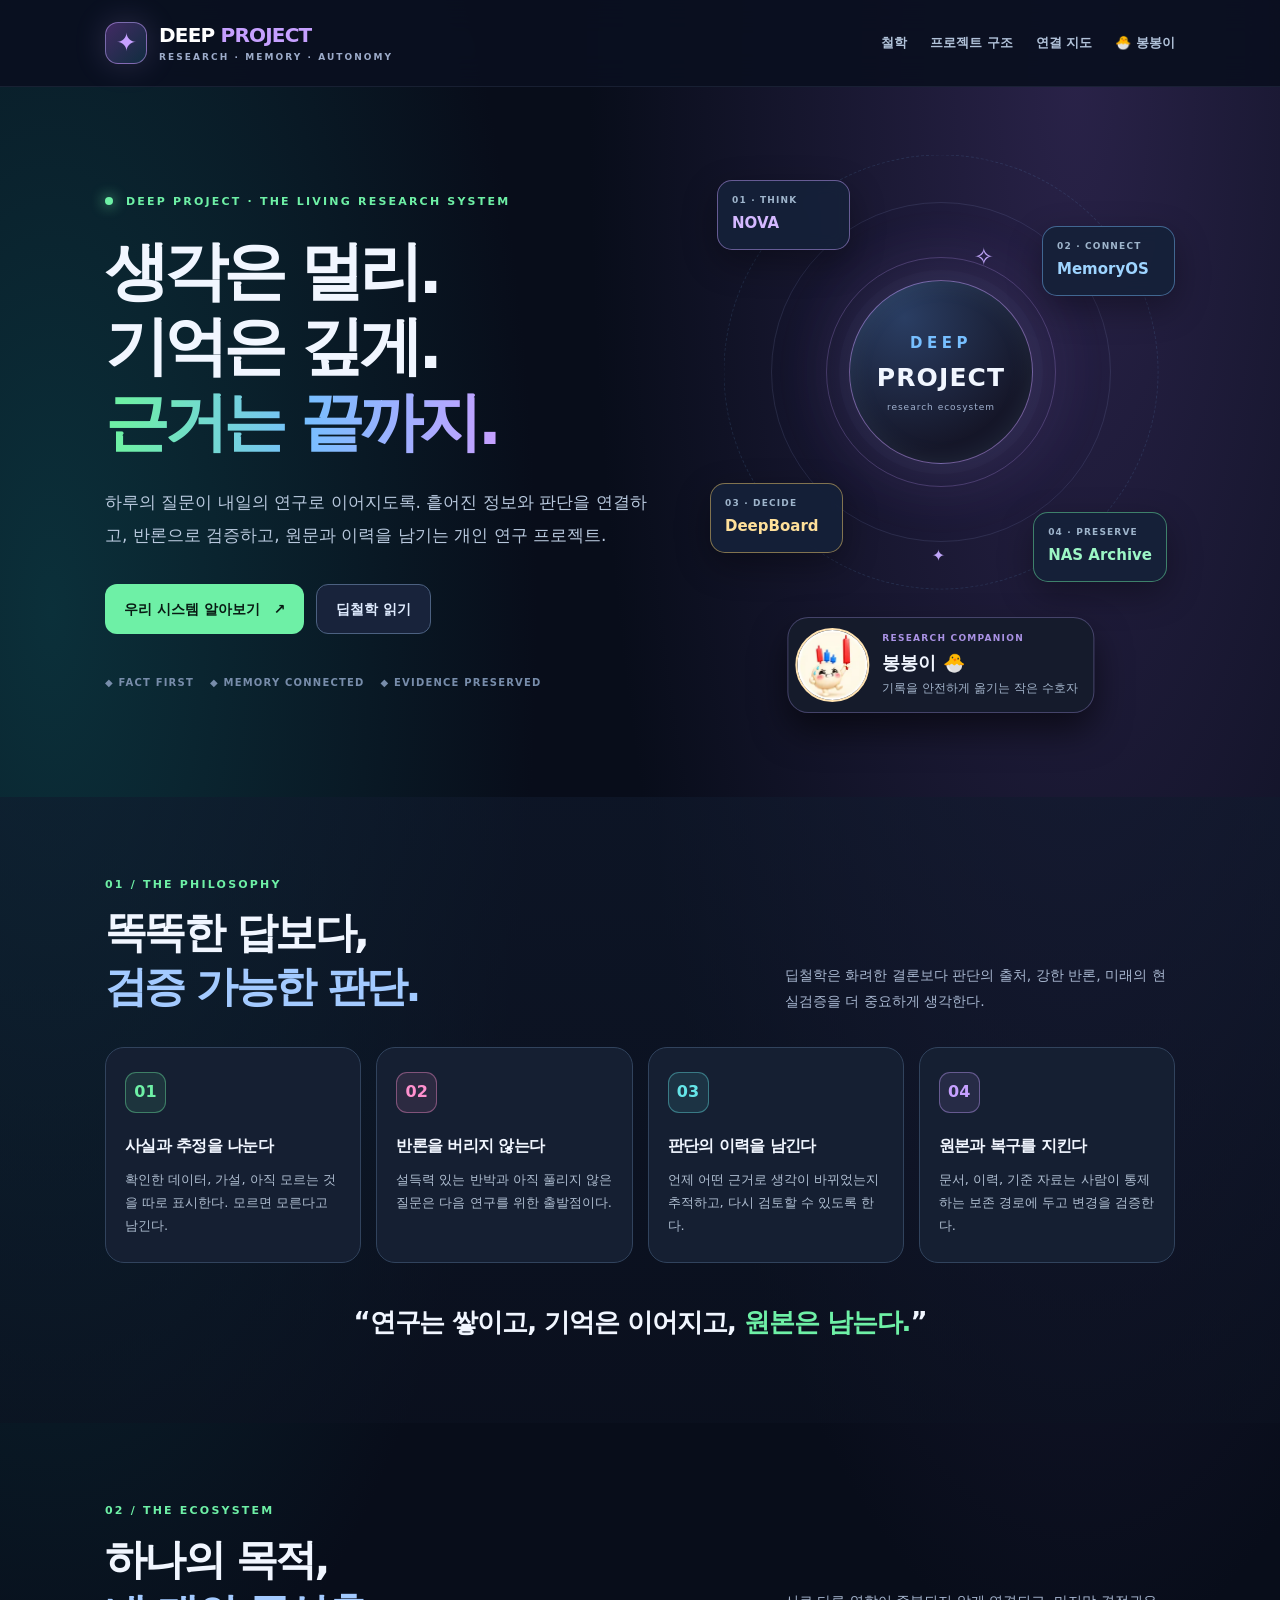
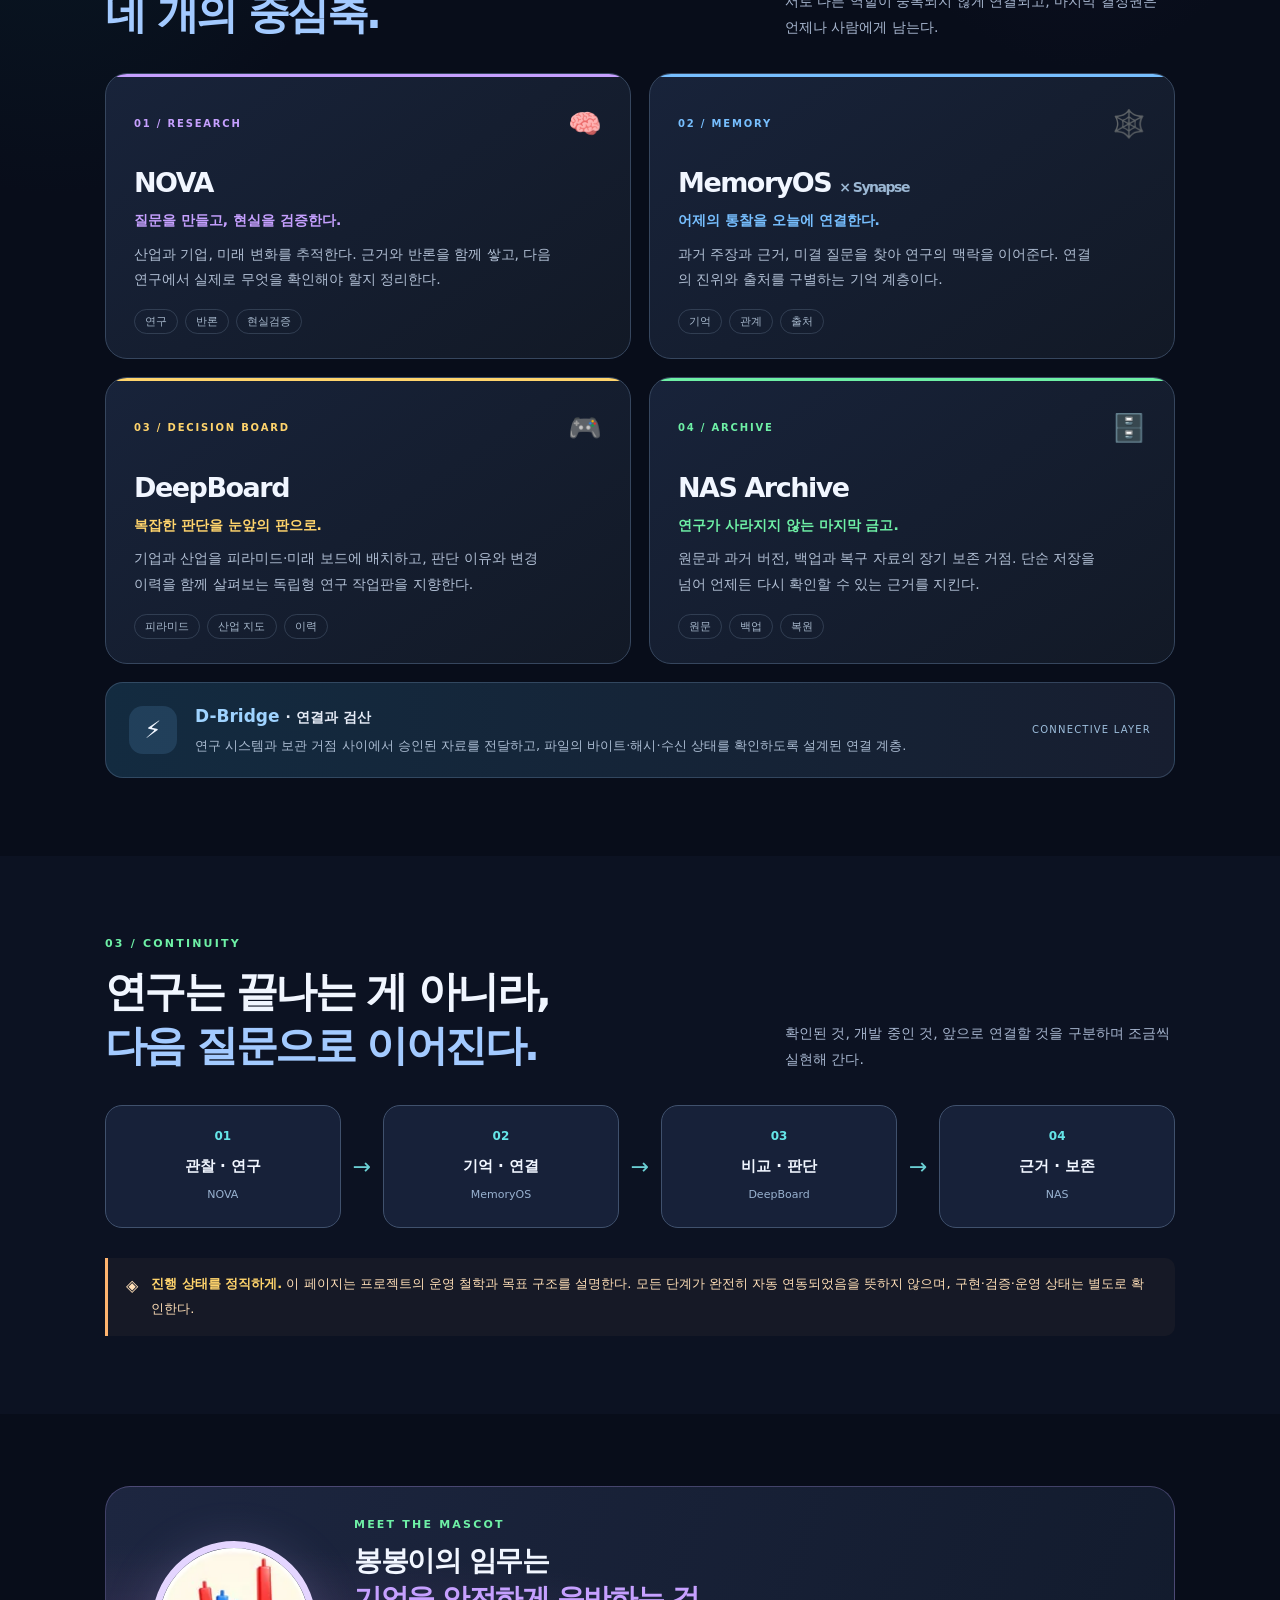
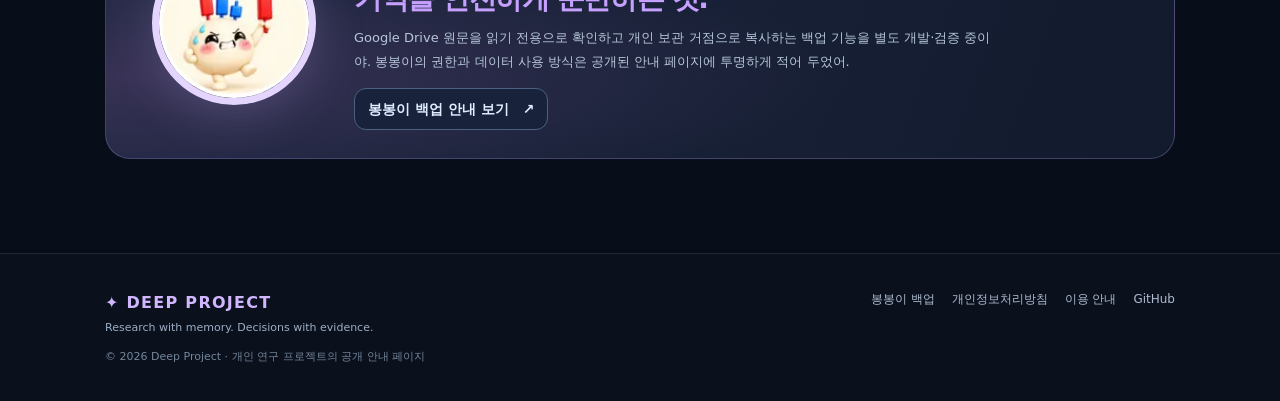
<file: index.html>
<!doctype html>
<html lang="ko">
<head>
<meta charset="utf-8"><meta name="viewport" content="width=device-width,initial-scale=1">
<meta name="theme-color" content="#080d1a">
<meta name="description" content="Deep Project. 연구는 쌓이고, 기억은 이어지고, 원본은 남는다. NOVA, MemoryOS, DeepBoard, NAS가 연결되는 개인 연구 프로젝트.">
<meta property="og:title" content="Deep Project | 연구는 쌓이고, 기억은 이어진다">
<meta property="og:description" content="관찰부터 검증, 판단과 기억, 원본 보존까지 이어지는 개인 연구 시스템.">
<meta property="og:type" content="website">
<title>Deep Project | 연구는 쌓이고, 기억은 이어진다</title>
<link rel="stylesheet" href="/styles.css">
</head>
<body class="dp">
<a class="dp-skip" href="#main">본문 바로가기</a>
<header class="dp-header"><div class="wrap dp-header-in">
<a class="dp-brand" href="/" aria-label="Deep Project 홈"><span class="dp-brand-symbol">✦</span><span>DEEP <em>PROJECT</em><small>RESEARCH · MEMORY · AUTONOMY</small></span></a>
<nav class="dp-nav" aria-label="주요 메뉴"><a href="#philosophy">철학</a><a href="#systems">프로젝트 구조</a><a href="#flow">연결 지도</a><a href="/bongbong.html">🐣 봉봉이</a></nav>
</div></header>
<main id="main">
<section class="wrap dp-hero">
<div class="dp-hero-copy">
<div class="dp-eyebrow"><span class="dp-live-dot"></span> DEEP PROJECT · THE LIVING RESEARCH SYSTEM</div>
<h1>생각은 멀리.<br>기억은 깊게.<br><span class="dp-gradient">근거는 끝까지.</span></h1>
<p class="dp-lead">하루의 질문이 내일의 연구로 이어지도록. 흩어진 정보와 판단을 연결하고, 반론으로 검증하고, 원문과 이력을 남기는 개인 연구 프로젝트.</p>
<div class="dp-buttons"><a class="dp-button-primary" href="#systems">우리 시스템 알아보기 <span aria-hidden="true">↗</span></a><a class="dp-button-secondary" href="#philosophy">딥철학 읽기</a></div>
<div class="dp-hero-meta"><span>◆ FACT FIRST</span><span>◆ MEMORY CONNECTED</span><span>◆ EVIDENCE PRESERVED</span></div>
</div>
<div class="dp-hero-visual" aria-label="NOVA, MemoryOS, DeepBoard, NAS로 구성된 연구 생태계">
<div class="dp-cosmos"><span class="dp-halo dp-halo-1"></span><span class="dp-halo dp-halo-2"></span><span class="dp-halo dp-halo-3"></span>
<div class="dp-center"><span>DEEP</span><strong>PROJECT</strong><small>research ecosystem</small></div>
<div class="dp-star dp-star-a">✧</div><div class="dp-star dp-star-b">✦</div>
<div class="dp-node dp-node-nova"><small>01 · THINK</small><strong>NOVA</strong></div>
<div class="dp-node dp-node-memory"><small>02 · CONNECT</small><strong>MemoryOS</strong></div>
<div class="dp-node dp-node-board"><small>03 · DECIDE</small><strong>DeepBoard</strong></div>
<div class="dp-node dp-node-nas"><small>04 · PRESERVE</small><strong>NAS Archive</strong></div>
</div>
<div class="dp-familiar"><img src="/assets/bongbong.webp" width="86" height="86" alt="빨간색과 파란색 캔들을 들고 웃는 봉봉이 마스코트"><div><small>RESEARCH COMPANION</small><strong>봉봉이 <span>🐣</span></strong><p>기록을 안전하게 옮기는 작은 수호자</p></div></div>
</div>
</section>
<section id="philosophy" class="dp-section dp-philosophy"><div class="wrap">
<div class="dp-section-title"><div><div class="dp-label">01 / THE PHILOSOPHY</div><h2>똑똑한 답보다,<br><span>검증 가능한 판단.</span></h2></div><p>딥철학은 화려한 결론보다 판단의 출처, 강한 반론, 미래의 현실검증을 더 중요하게 생각한다.</p></div>
<div class="dp-principles">
<article class="dp-principle"><div class="dp-p-icon" style="--accent:#6ef0a6">01</div><h3>사실과 추정을 나눈다</h3><p>확인한 데이터, 가설, 아직 모르는 것을 따로 표시한다. 모르면 모른다고 남긴다.</p></article>
<article class="dp-principle"><div class="dp-p-icon" style="--accent:#ff91cf">02</div><h3>반론을 버리지 않는다</h3><p>설득력 있는 반박과 아직 풀리지 않은 질문은 다음 연구를 위한 출발점이다.</p></article>
<article class="dp-principle"><div class="dp-p-icon" style="--accent:#65e5e8">03</div><h3>판단의 이력을 남긴다</h3><p>언제 어떤 근거로 생각이 바뀌었는지 추적하고, 다시 검토할 수 있도록 한다.</p></article>
<article class="dp-principle"><div class="dp-p-icon" style="--accent:#c6a0ff">04</div><h3>원본과 복구를 지킨다</h3><p>문서, 이력, 기준 자료는 사람이 통제하는 보존 경로에 두고 변경을 검증한다.</p></article>
</div>
<div class="dp-quote">“연구는 쌓이고, 기억은 이어지고, <span>원본은 남는다.</span>”</div>
</div></section>
<section id="systems" class="dp-section"><div class="wrap">
<div class="dp-section-title"><div><div class="dp-label">02 / THE ECOSYSTEM</div><h2>하나의 목적,<br><span>네 개의 중심축.</span></h2></div><p>서로 다른 역할이 중복되지 않게 연결되고, 마지막 결정권은 언제나 사람에게 남는다.</p></div>
<div class="dp-system-grid">
<article class="dp-system dp-nova"><div class="dp-system-top"><span class="dp-index">01 / RESEARCH</span><span class="dp-system-emoji">🧠</span></div><h3>NOVA</h3><h4>질문을 만들고, 현실을 검증한다.</h4><p>산업과 기업, 미래 변화를 추적한다. 근거와 반론을 함께 쌓고, 다음 연구에서 실제로 무엇을 확인해야 할지 정리한다.</p><div class="dp-chips"><span>연구</span><span>반론</span><span>현실검증</span></div></article>
<article class="dp-system dp-memory"><div class="dp-system-top"><span class="dp-index">02 / MEMORY</span><span class="dp-system-emoji">🕸️</span></div><h3>MemoryOS <small>× Synapse</small></h3><h4>어제의 통찰을 오늘에 연결한다.</h4><p>과거 주장과 근거, 미결 질문을 찾아 연구의 맥락을 이어준다. 연결의 진위와 출처를 구별하는 기억 계층이다.</p><div class="dp-chips"><span>기억</span><span>관계</span><span>출처</span></div></article>
<article class="dp-system dp-board"><div class="dp-system-top"><span class="dp-index">03 / DECISION BOARD</span><span class="dp-system-emoji">🎮</span></div><h3>DeepBoard</h3><h4>복잡한 판단을 눈앞의 판으로.</h4><p>기업과 산업을 피라미드·미래 보드에 배치하고, 판단 이유와 변경 이력을 함께 살펴보는 독립형 연구 작업판을 지향한다.</p><div class="dp-chips"><span>피라미드</span><span>산업 지도</span><span>이력</span></div></article>
<article class="dp-system dp-nas"><div class="dp-system-top"><span class="dp-index">04 / ARCHIVE</span><span class="dp-system-emoji">🗄️</span></div><h3>NAS Archive</h3><h4>연구가 사라지지 않는 마지막 금고.</h4><p>원문과 과거 버전, 백업과 복구 자료의 장기 보존 거점. 단순 저장을 넘어 언제든 다시 확인할 수 있는 근거를 지킨다.</p><div class="dp-chips"><span>원문</span><span>백업</span><span>복원</span></div></article>
</div>
<div class="dp-bridge"><div class="dp-bridge-visual">⚡</div><div><strong>D-Bridge <span>· 연결과 검산</span></strong><p>연구 시스템과 보관 거점 사이에서 승인된 자료를 전달하고, 파일의 바이트·해시·수신 상태를 확인하도록 설계된 연결 계층.</p></div><span class="dp-bridge-tag">CONNECTIVE LAYER</span></div>
</div></section>
<section id="flow" class="dp-section dp-flow-section"><div class="wrap">
<div class="dp-section-title"><div><div class="dp-label">03 / CONTINUITY</div><h2>연구는 끝나는 게 아니라,<br><span>다음 질문으로 이어진다.</span></h2></div><p>확인된 것, 개발 중인 것, 앞으로 연결할 것을 구분하며 조금씩 실현해 간다.</p></div>
<div class="dp-flow">
<div class="dp-flow-step"><span>01</span><strong>관찰 · 연구</strong><small>NOVA</small></div>
<div class="dp-flow-arrow" aria-hidden="true">→</div>
<div class="dp-flow-step"><span>02</span><strong>기억 · 연결</strong><small>MemoryOS</small></div>
<div class="dp-flow-arrow" aria-hidden="true">→</div>
<div class="dp-flow-step"><span>03</span><strong>비교 · 판단</strong><small>DeepBoard</small></div>
<div class="dp-flow-arrow" aria-hidden="true">→</div>
<div class="dp-flow-step"><span>04</span><strong>근거 · 보존</strong><small>NAS</small></div>
</div>
<div class="dp-disclaimer"><span aria-hidden="true">◈</span><p><strong>진행 상태를 정직하게.</strong> 이 페이지는 프로젝트의 운영 철학과 목표 구조를 설명한다. 모든 단계가 완전히 자동 연동되었음을 뜻하지 않으며, 구현·검증·운영 상태는 별도로 확인한다.</p></div>
</div></section>
<section class="dp-section dp-bongbong-section" id="bongbong"><div class="wrap"><div class="dp-bongbong-card">
<img src="/assets/bongbong.webp" width="154" height="154" alt="주식 캔들을 들고 있는 봉봉이">
<div class="dp-bongbong-copy"><div class="dp-label">MEET THE MASCOT</div><h2>봉봉이의 임무는<br><span>기억을 안전하게 운반하는 것.</span></h2><p>Google Drive 원문을 읽기 전용으로 확인하고 개인 보관 거점으로 복사하는 백업 기능을 별도 개발·검증 중이야. 봉봉이의 권한과 데이터 사용 방식은 공개된 안내 페이지에 투명하게 적어 두었어.</p><a class="dp-button-secondary" href="/bongbong.html">봉봉이 백업 안내 보기 <span aria-hidden="true">↗</span></a></div>
</div></div></section>
</main>
<footer class="dp-footer"><div class="wrap dp-footer-in"><div><strong>✦ DEEP PROJECT</strong><small>Research with memory. Decisions with evidence.</small><p>© 2026 Deep Project · 개인 연구 프로젝트의 공개 안내 페이지</p></div><div class="dp-footer-links"><a href="/bongbong.html">봉봉이 백업</a><a href="/privacy.html">개인정보처리방침</a><a href="/terms.html">이용 안내</a><a href="https://github.com/seinbm-tech/seinbm-tech.github.io">GitHub</a></div></div></footer>
</body></html>
</file>
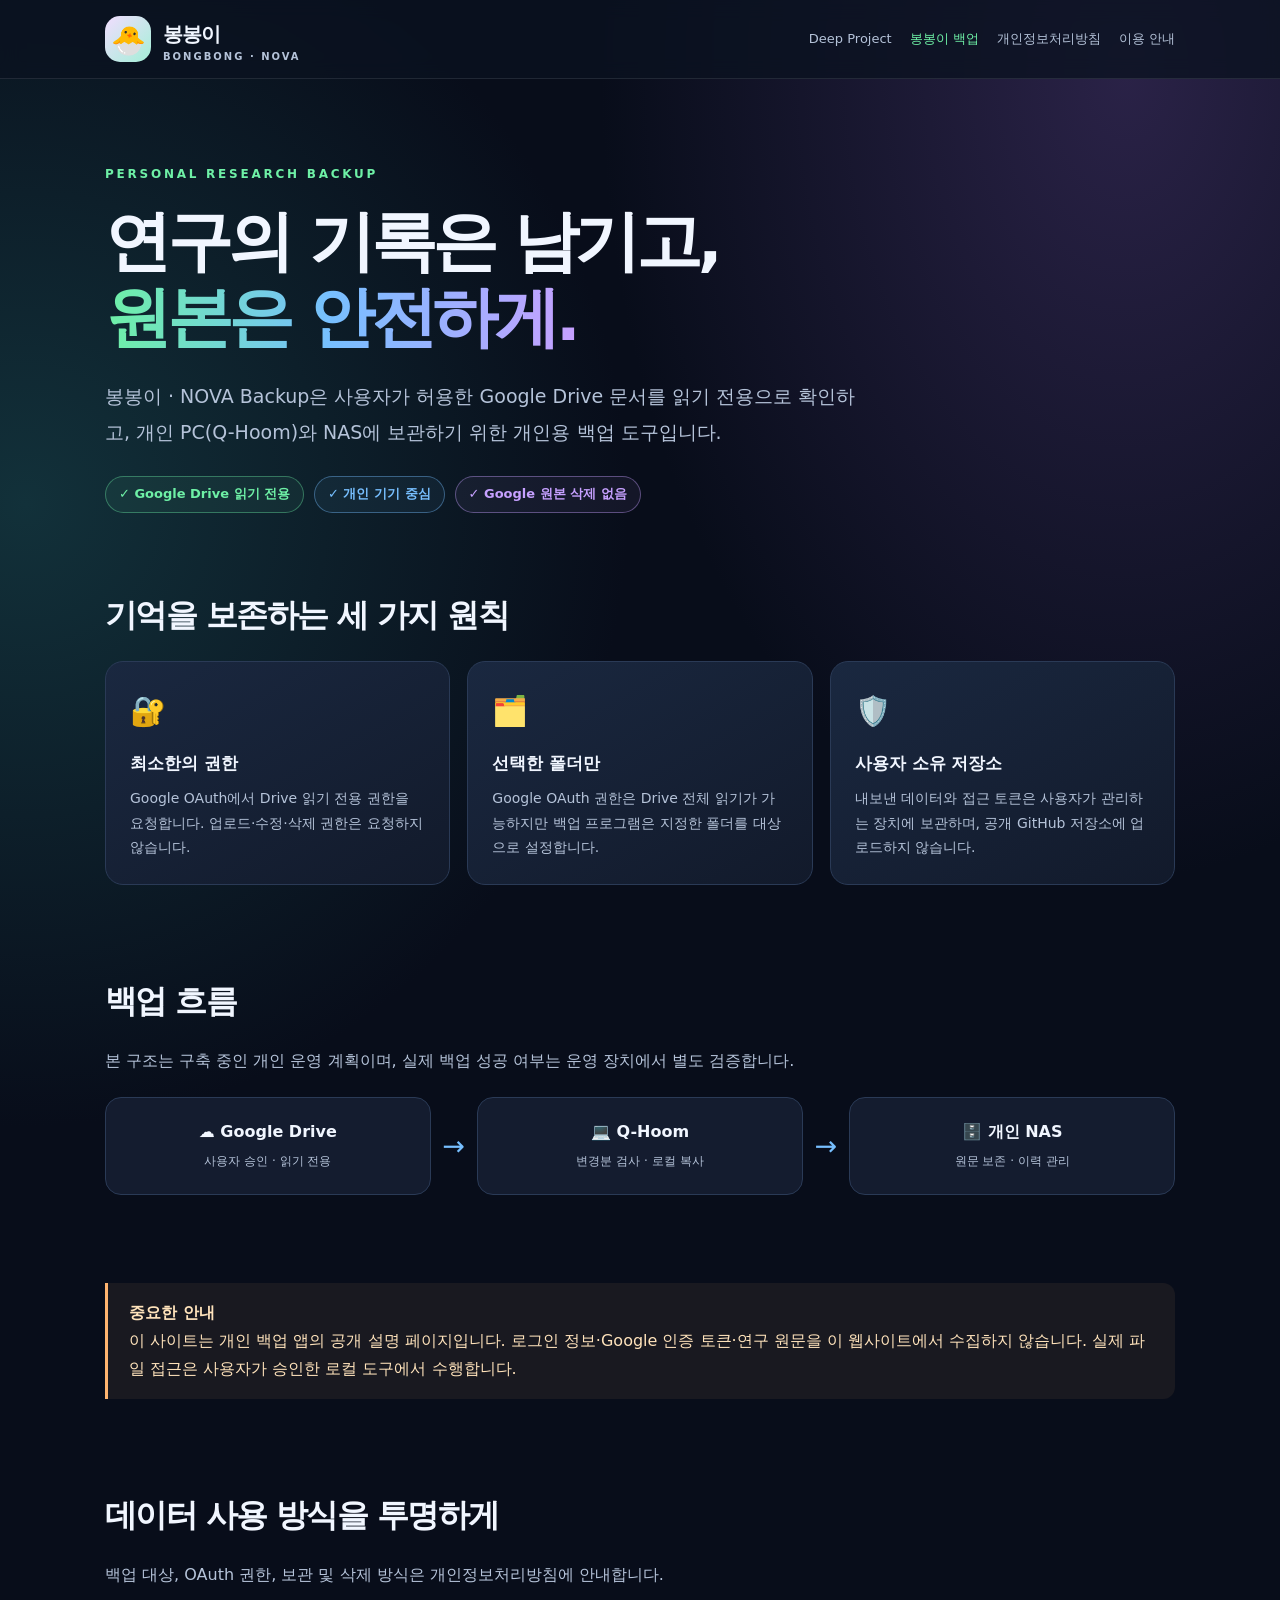
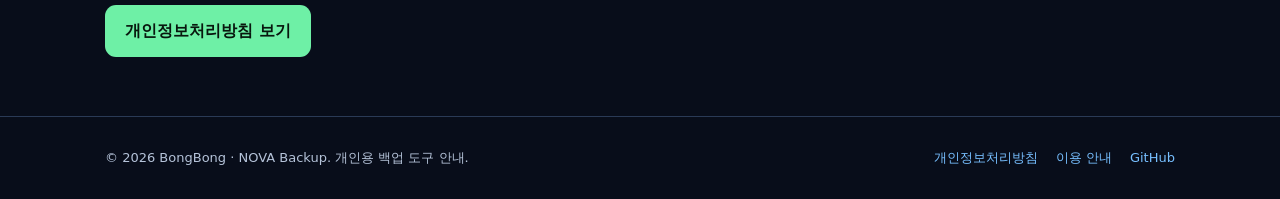
<file: bongbong.html>
<!doctype html>
<html lang="ko"><head><meta charset="utf-8"><meta name="viewport" content="width=device-width, initial-scale=1"><meta name="description" content="Google Drive의 허가된 연구 문서를 읽기 전용으로 Q-Hoom에 복사하고 NAS에 보존하는 개인용 도구 안내."><meta name="theme-color" content="#080d1a"><title>홈 | BongBong NOVA Backup</title><link rel="stylesheet" href="/styles.css"></head><body><header class="top"><div class="wrap"><a class="logo" href="/bongbong.html"><span aria-hidden="true">🐣</span><span>봉봉이 <small>BONGBONG · NOVA</small></span></a><nav class="nav" aria-label="주 메뉴"><a href="/">Deep Project</a><a href="/bongbong.html" aria-current="page">봉봉이 백업</a><a href="/privacy.html" >개인정보처리방침</a><a href="/terms.html" >이용 안내</a></nav></div></header><main><section class="wrap hero"><div class="eyebrow">PERSONAL RESEARCH BACKUP</div><h1>연구의 기록은 남기고,<br><span class="grad">원본은 안전하게.</span></h1><p class="lead">봉봉이 · NOVA Backup은 사용자가 허용한 Google Drive 문서를 읽기 전용으로 확인하고, 개인 PC(Q-Hoom)와 NAS에 보관하기 위한 개인용 백업 도구입니다.</p><div class="pills"><span class="pill">✓ Google Drive 읽기 전용</span><span class="pill">✓ 개인 기기 중심</span><span class="pill">✓ Google 원본 삭제 없음</span></div></section><section class="wrap section"><h2>기억을 보존하는 세 가지 원칙</h2><div class="cards"><div class="card"><div class="symbol">🔐</div><h3>최소한의 권한</h3><p>Google OAuth에서 Drive 읽기 전용 권한을 요청합니다. 업로드·수정·삭제 권한은 요청하지 않습니다.</p></div><div class="card"><div class="symbol">🗂️</div><h3>선택한 폴더만</h3><p>Google OAuth 권한은 Drive 전체 읽기가 가능하지만 백업 프로그램은 지정한 폴더를 대상으로 설정합니다.</p></div><div class="card"><div class="symbol">🛡️</div><h3>사용자 소유 저장소</h3><p>내보낸 데이터와 접근 토큰은 사용자가 관리하는 장치에 보관하며, 공개 GitHub 저장소에 업로드하지 않습니다.</p></div></div></section><section class="wrap section"><h2>백업 흐름</h2><p class="intro">본 구조는 구축 중인 개인 운영 계획이며, 실제 백업 성공 여부는 운영 장치에서 별도 검증합니다.</p><div class="pipeline"><div class="node"><strong>☁️ Google Drive</strong><small>사용자 승인 · 읽기 전용</small></div><span class="arr" aria-hidden="true">→</span><div class="node"><strong>💻 Q-Hoom</strong><small>변경분 검사 · 로컬 복사</small></div><span class="arr" aria-hidden="true">→</span><div class="node"><strong>🗄️ 개인 NAS</strong><small>원문 보존 · 이력 관리</small></div></div></section><section class="wrap section"><div class="notice"><strong>중요한 안내</strong><br>이 사이트는 개인 백업 앱의 공개 설명 페이지입니다. 로그인 정보·Google 인증 토큰·연구 원문을 이 웹사이트에서 수집하지 않습니다. 실제 파일 접근은 사용자가 승인한 로컬 도구에서 수행합니다.</div></section><section class="wrap section"><h2>데이터 사용 방식을 투명하게</h2><p class="intro">백업 대상, OAuth 권한, 보관 및 삭제 방식은 개인정보처리방침에 안내합니다.</p><a class="button" href="/privacy.html">개인정보처리방침 보기</a></section></main><footer class="foot"><div class="wrap"><span>© 2026 BongBong · NOVA Backup. 개인용 백업 도구 안내.</span><span><a href="/privacy.html">개인정보처리방침</a><a href="/terms.html">이용 안내</a><a href="https://github.com/seinbm-tech/seinbm-tech.github.io">GitHub</a></span></div></footer></body></html>
</file>
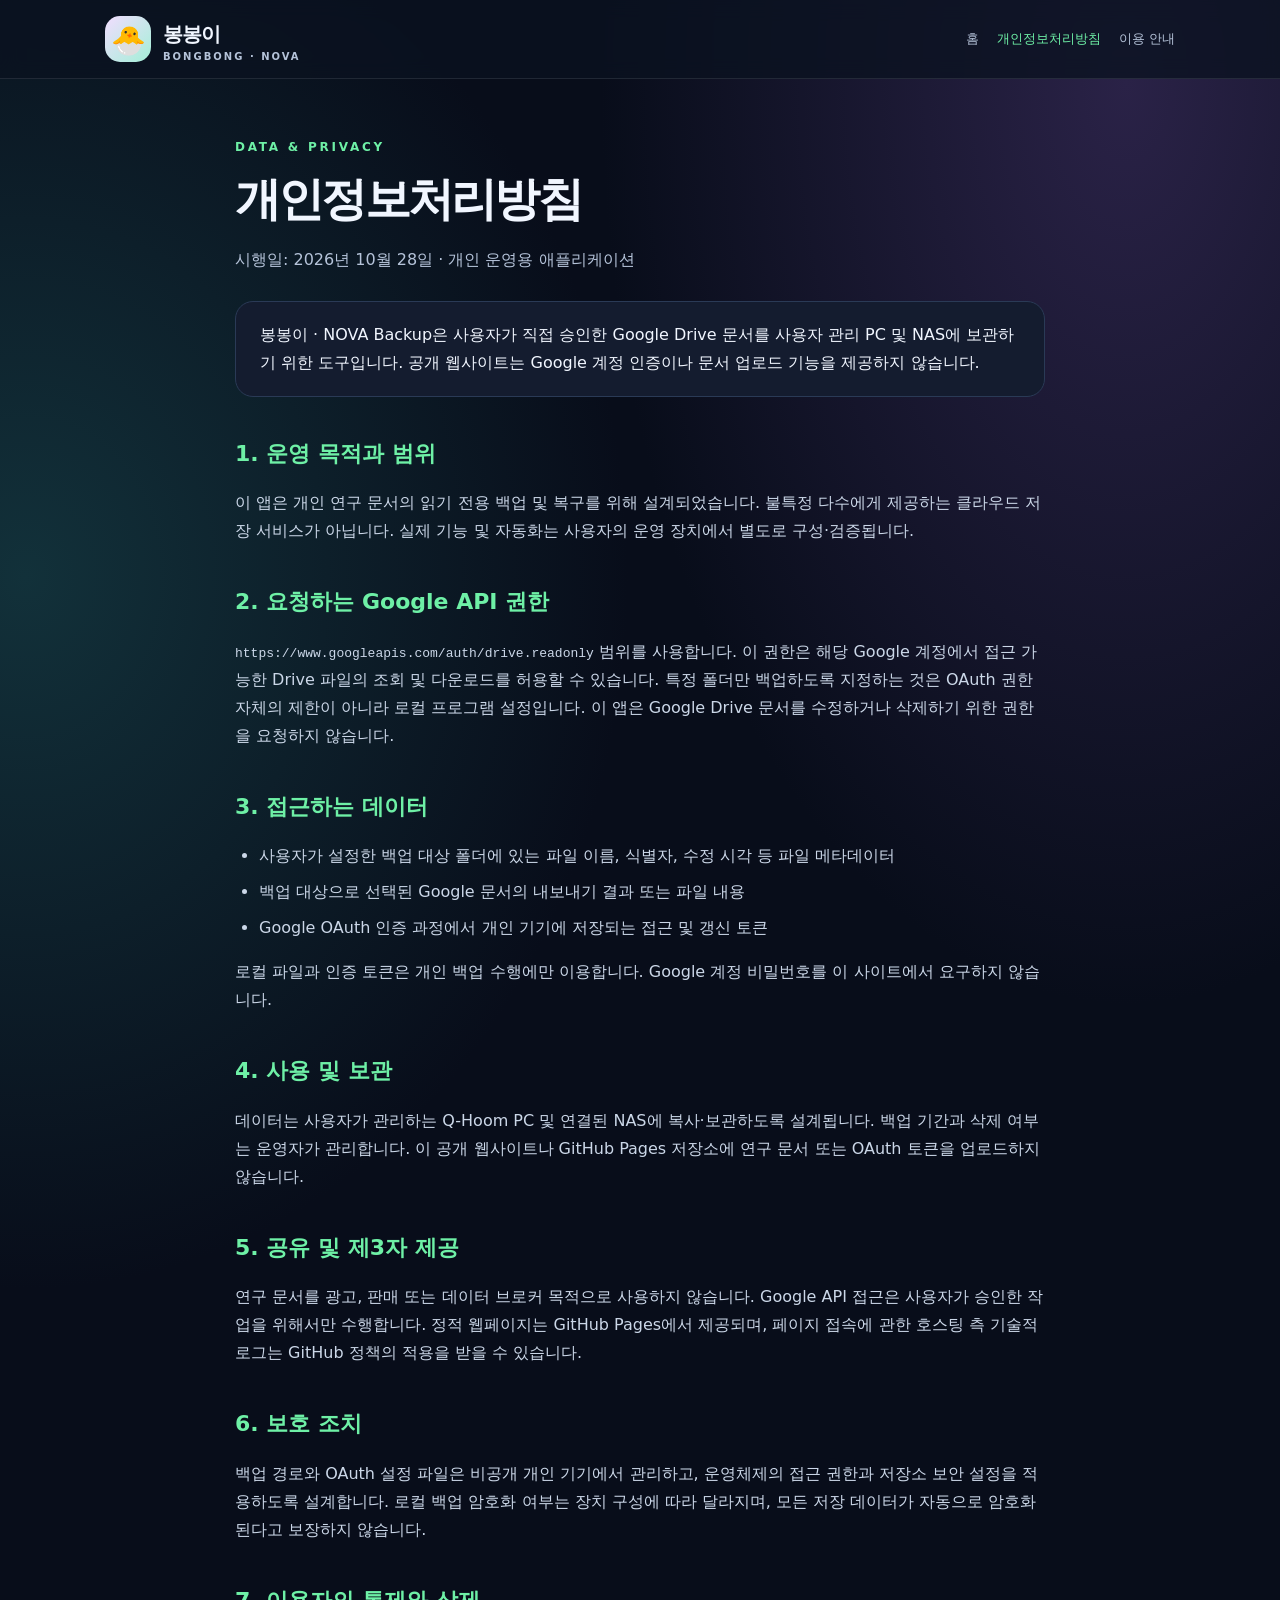
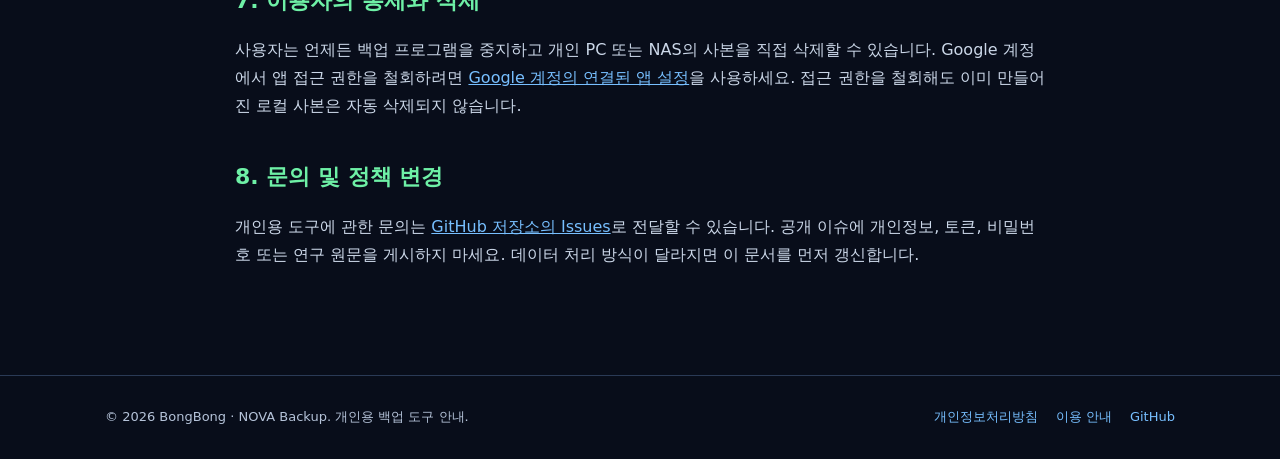
<file: privacy.html>
<!doctype html>
<html lang="ko"><head><meta charset="utf-8"><meta name="viewport" content="width=device-width, initial-scale=1"><meta name="description" content="BongBong NOVA Backup의 Google Drive 데이터 접근, 로컬 보관, 이용자 통제 및 OAuth 권한에 관한 정책입니다."><meta name="theme-color" content="#080d1a"><title>개인정보처리방침 | BongBong NOVA Backup</title><link rel="stylesheet" href="/styles.css"></head><body><header class="top"><div class="wrap"><a class="logo" href="/"><span aria-hidden="true">🐣</span><span>봉봉이 <small>BONGBONG · NOVA</small></span></a><nav class="nav" aria-label="주 메뉴"><a href="/" >홈</a><a href="/privacy.html" aria-current="page">개인정보처리방침</a><a href="/terms.html" >이용 안내</a></nav></div></header><main class="wrap article"><div class="eyebrow">DATA & PRIVACY</div><h1>개인정보처리방침</h1><p class="muted">시행일: 2026년 10월 28일 · 개인 운영용 애플리케이션</p><div class="summary">봉봉이 · NOVA Backup은 사용자가 직접 승인한 Google Drive 문서를 사용자 관리 PC 및 NAS에 보관하기 위한 도구입니다. 공개 웹사이트는 Google 계정 인증이나 문서 업로드 기능을 제공하지 않습니다.</div><h2>1. 운영 목적과 범위</h2><p>이 앱은 개인 연구 문서의 읽기 전용 백업 및 복구를 위해 설계되었습니다. 불특정 다수에게 제공하는 클라우드 저장 서비스가 아닙니다. 실제 기능 및 자동화는 사용자의 운영 장치에서 별도로 구성·검증됩니다.</p><h2>2. 요청하는 Google API 권한</h2><p><code>https://www.googleapis.com/auth/drive.readonly</code> 범위를 사용합니다. 이 권한은 해당 Google 계정에서 접근 가능한 Drive 파일의 조회 및 다운로드를 허용할 수 있습니다. 특정 폴더만 백업하도록 지정하는 것은 OAuth 권한 자체의 제한이 아니라 로컬 프로그램 설정입니다. 이 앱은 Google Drive 문서를 수정하거나 삭제하기 위한 권한을 요청하지 않습니다.</p><h2>3. 접근하는 데이터</h2><ul><li>사용자가 설정한 백업 대상 폴더에 있는 파일 이름, 식별자, 수정 시각 등 파일 메타데이터</li><li>백업 대상으로 선택된 Google 문서의 내보내기 결과 또는 파일 내용</li><li>Google OAuth 인증 과정에서 개인 기기에 저장되는 접근 및 갱신 토큰</li></ul><p>로컬 파일과 인증 토큰은 개인 백업 수행에만 이용합니다. Google 계정 비밀번호를 이 사이트에서 요구하지 않습니다.</p><h2>4. 사용 및 보관</h2><p>데이터는 사용자가 관리하는 Q-Hoom PC 및 연결된 NAS에 복사·보관하도록 설계됩니다. 백업 기간과 삭제 여부는 운영자가 관리합니다. 이 공개 웹사이트나 GitHub Pages 저장소에 연구 문서 또는 OAuth 토큰을 업로드하지 않습니다.</p><h2>5. 공유 및 제3자 제공</h2><p>연구 문서를 광고, 판매 또는 데이터 브로커 목적으로 사용하지 않습니다. Google API 접근은 사용자가 승인한 작업을 위해서만 수행합니다. 정적 웹페이지는 GitHub Pages에서 제공되며, 페이지 접속에 관한 호스팅 측 기술적 로그는 GitHub 정책의 적용을 받을 수 있습니다.</p><h2>6. 보호 조치</h2><p>백업 경로와 OAuth 설정 파일은 비공개 개인 기기에서 관리하고, 운영체제의 접근 권한과 저장소 보안 설정을 적용하도록 설계합니다. 로컬 백업 암호화 여부는 장치 구성에 따라 달라지며, 모든 저장 데이터가 자동으로 암호화된다고 보장하지 않습니다.</p><h2>7. 이용자의 통제와 삭제</h2><p>사용자는 언제든 백업 프로그램을 중지하고 개인 PC 또는 NAS의 사본을 직접 삭제할 수 있습니다. Google 계정에서 앱 접근 권한을 철회하려면 <a href="https://myaccount.google.com/connections">Google 계정의 연결된 앱 설정</a>을 사용하세요. 접근 권한을 철회해도 이미 만들어진 로컬 사본은 자동 삭제되지 않습니다.</p><h2>8. 문의 및 정책 변경</h2><p>개인용 도구에 관한 문의는 <a href="https://github.com/seinbm-tech/seinbm-tech.github.io/issues">GitHub 저장소의 Issues</a>로 전달할 수 있습니다. 공개 이슈에 개인정보, 토큰, 비밀번호 또는 연구 원문을 게시하지 마세요. 데이터 처리 방식이 달라지면 이 문서를 먼저 갱신합니다.</p></main><footer class="foot"><div class="wrap"><span>© 2026 BongBong · NOVA Backup. 개인용 백업 도구 안내.</span><span><a href="/privacy.html">개인정보처리방침</a><a href="/terms.html">이용 안내</a><a href="https://github.com/seinbm-tech/seinbm-tech.github.io">GitHub</a></span></div></footer></body></html>
</file>
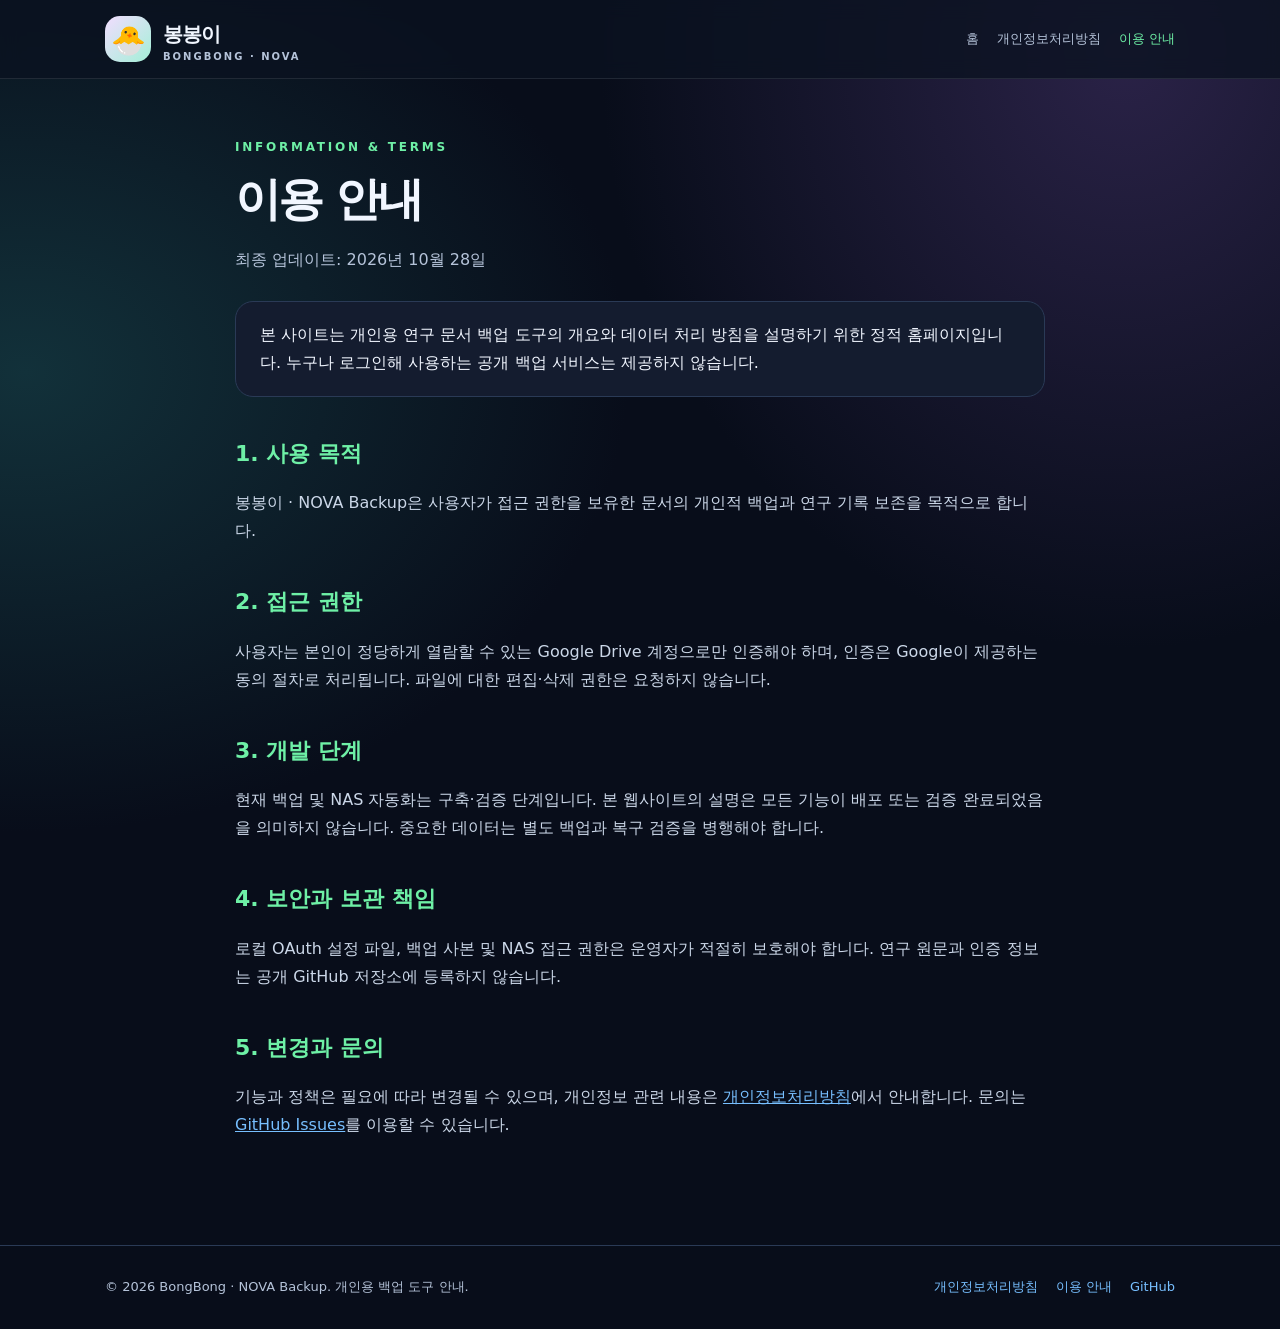
<file: terms.html>
<!doctype html>
<html lang="ko"><head><meta charset="utf-8"><meta name="viewport" content="width=device-width, initial-scale=1"><meta name="description" content="BongBong NOVA Backup 개인용 도구의 목적, 한계, 보안 및 책임에 관한 안내입니다."><meta name="theme-color" content="#080d1a"><title>이용 안내 | BongBong NOVA Backup</title><link rel="stylesheet" href="/styles.css"></head><body><header class="top"><div class="wrap"><a class="logo" href="/"><span aria-hidden="true">🐣</span><span>봉봉이 <small>BONGBONG · NOVA</small></span></a><nav class="nav" aria-label="주 메뉴"><a href="/" >홈</a><a href="/privacy.html" >개인정보처리방침</a><a href="/terms.html" aria-current="page">이용 안내</a></nav></div></header><main class="wrap article"><div class="eyebrow">INFORMATION & TERMS</div><h1>이용 안내</h1><p class="muted">최종 업데이트: 2026년 10월 28일</p><div class="summary">본 사이트는 개인용 연구 문서 백업 도구의 개요와 데이터 처리 방침을 설명하기 위한 정적 홈페이지입니다. 누구나 로그인해 사용하는 공개 백업 서비스는 제공하지 않습니다.</div><h2>1. 사용 목적</h2><p>봉봉이 · NOVA Backup은 사용자가 접근 권한을 보유한 문서의 개인적 백업과 연구 기록 보존을 목적으로 합니다.</p><h2>2. 접근 권한</h2><p>사용자는 본인이 정당하게 열람할 수 있는 Google Drive 계정으로만 인증해야 하며, 인증은 Google이 제공하는 동의 절차로 처리됩니다. 파일에 대한 편집·삭제 권한은 요청하지 않습니다.</p><h2>3. 개발 단계</h2><p>현재 백업 및 NAS 자동화는 구축·검증 단계입니다. 본 웹사이트의 설명은 모든 기능이 배포 또는 검증 완료되었음을 의미하지 않습니다. 중요한 데이터는 별도 백업과 복구 검증을 병행해야 합니다.</p><h2>4. 보안과 보관 책임</h2><p>로컬 OAuth 설정 파일, 백업 사본 및 NAS 접근 권한은 운영자가 적절히 보호해야 합니다. 연구 원문과 인증 정보는 공개 GitHub 저장소에 등록하지 않습니다.</p><h2>5. 변경과 문의</h2><p>기능과 정책은 필요에 따라 변경될 수 있으며, 개인정보 관련 내용은 <a href="/privacy.html">개인정보처리방침</a>에서 안내합니다. 문의는 <a href="https://github.com/seinbm-tech/seinbm-tech.github.io/issues">GitHub Issues</a>를 이용할 수 있습니다.</p></main><footer class="foot"><div class="wrap"><span>© 2026 BongBong · NOVA Backup. 개인용 백업 도구 안내.</span><span><a href="/privacy.html">개인정보처리방침</a><a href="/terms.html">이용 안내</a><a href="https://github.com/seinbm-tech/seinbm-tech.github.io">GitHub</a></span></div></footer></body></html>
</file>
<file: styles.css>
:root{color-scheme:dark;--bg:#080d1a;--panel:#141c2f;--line:#2a3a56;--fg:#f1f6ff;--muted:#b5c3d9;--mint:#6ef0a6;--sky:#77bfff;--violet:#c6a0ff;--orange:#ffb46f;--pink:#ff8195}
*{box-sizing:border-box}html{scroll-behavior:smooth}body{margin:0;background:radial-gradient(ellipse at 88% 4%,#2a2247 0,transparent 33%),radial-gradient(ellipse at 2% 28%,#12313a 0,transparent 34%),var(--bg);color:var(--fg);font-family:system-ui,-apple-system,"Segoe UI","Malgun Gothic",sans-serif;line-height:1.75}a{color:var(--sky)}a:hover{color:var(--mint)}.wrap{width:min(1070px,calc(100% - 40px));margin:0 auto}.top{border-bottom:1px solid #ffffff18;background:#0b1220c7;backdrop-filter:blur(10px)}.top .wrap{display:flex;justify-content:space-between;align-items:center;gap:20px;padding-top:16px;padding-bottom:16px}.logo{display:flex;align-items:center;gap:12px;color:var(--fg);text-decoration:none;font-weight:850;font-size:20px;letter-spacing:-.05em}.logo:hover{color:var(--fg)}.logo span:first-child{height:46px;width:46px;display:grid;place-items:center;background:linear-gradient(135deg,#f2ddff,#a3efd7);border-radius:15px;font-size:28px}.logo small{display:block;color:var(--muted);font-size:10px;letter-spacing:.2em;line-height:1;font-weight:650}.nav{display:flex;gap:18px;flex-wrap:wrap}.nav a{text-decoration:none;color:var(--muted);font-size:13px}.nav a:hover,.nav a[aria-current=page]{color:var(--mint)}.hero{padding:85px 0 45px}.eyebrow{font-weight:850;font-size:12px;color:var(--mint);letter-spacing:.23em}.hero h1{font-size:clamp(34px,6vw,66px);line-height:1.15;letter-spacing:-.065em;margin:19px 0 22px;max-width:830px}.grad{background:linear-gradient(90deg,var(--mint),var(--sky) 48%,var(--violet));-webkit-background-clip:text;background-clip:text;color:transparent}.lead{font-size:19px;color:var(--muted);max-width:770px;line-height:1.9}.pills{display:flex;gap:10px;flex-wrap:wrap;margin-top:26px}.pill{border-radius:99px;border:1px solid #6ef0a660;color:var(--mint);padding:6px 13px;font-size:13px;font-weight:700;background:#6ef0a610}.pill:nth-child(2){color:var(--sky);border-color:#77bfff66;background:#77bfff10}.pill:nth-child(3){color:var(--violet);border-color:#c6a0ff66;background:#c6a0ff10}.section{padding:29px 0 59px}.section h2{margin:0 0 18px;font-size:clamp(24px,3.6vw,32px);letter-spacing:-.05em}.section .intro{color:var(--muted)}.cards{display:grid;grid-template-columns:repeat(3,minmax(0,1fr));gap:17px}.card{border:1px solid var(--line);border-radius:18px;background:linear-gradient(150deg,#1a2840,#121a2b);padding:24px}.symbol{font-size:29px}.card h3{font-size:17px;margin:13px 0 7px}.card p{font-size:14px;color:var(--muted);margin:0}.pipeline{display:grid;grid-template-columns:1fr auto 1fr auto 1fr;align-items:center;gap:12px;margin-top:22px}.node{border-radius:16px;border:1px solid var(--line);background:var(--panel);text-align:center;padding:20px 9px}.node strong{display:block}.node small{color:var(--muted);font-size:12px}.arr{font-size:27px;color:var(--sky)}.notice{border-left:3px solid var(--orange);border-radius:0 12px 12px 0;background:#ffb46f12;padding:16px 21px;color:#ffe3bb}.note{color:var(--muted);font-size:14px}.button{display:inline-block;padding:12px 20px;background:var(--mint);color:#08170e;border-radius:11px;text-decoration:none;font-weight:850}.button:hover{color:#08170e;filter:brightness(1.08)}.article{max-width:810px;padding:58px 0 90px}.article h1{font-size:clamp(30px,5vw,46px);letter-spacing:-.06em;margin:12px 0 0;line-height:1.3}.article h2{color:var(--mint);margin:38px 0 10px;font-size:22px}.article p,.article li{color:#cbd7e8}.article li{margin:8px 0}.article ul{padding-left:24px}.article .summary{border:1px solid var(--line);border-radius:18px;background:var(--panel);padding:19px 24px;margin-top:27px;color:var(--fg)}.article .muted{color:var(--muted)}.foot{border-top:1px solid var(--line);padding:30px 0;color:var(--muted);font-size:13px}.foot .wrap{display:flex;justify-content:space-between;gap:15px;flex-wrap:wrap}.foot a{margin-right:18px;text-decoration:none}.foot a:last-child{margin-right:0}@media(max-width:730px){.top .wrap{align-items:flex-start;flex-direction:column}.hero{padding:56px 0 30px}.cards{grid-template-columns:1fr}.pipeline{grid-template-columns:1fr}.arr{transform:rotate(90deg);text-align:center}.article{padding:45px 0 70px}}

/* Deep Project portal: isolated styles keep the OAuth backup pages unchanged */
body.dp{background:radial-gradient(ellipse at 84% 2%,#292248 0%,transparent 32%),radial-gradient(ellipse at 4% 17%,#0b303a 0%,transparent 28%),#080d1a;color:#f1f6ff}
.dp *{box-sizing:border-box}.dp-skip{position:absolute;left:-200vw;top:8px}.dp-skip:focus{left:12px;z-index:20;padding:8px;background:#6ef0a6;color:#0b1721}
.dp-header{position:sticky;z-index:20;top:0;background:#0a1020ed;border-bottom:1px solid #b4d0fa16;backdrop-filter:blur(16px)}
.dp-header-in{display:flex;align-items:center;justify-content:space-between;gap:20px;min-height:86px}
.dp-brand{display:flex;align-items:center;gap:12px;text-decoration:none;color:#fff;font-weight:850;font-size:20px;letter-spacing:-.04em;line-height:1.1}.dp-brand:hover{color:#fff}
.dp-brand-symbol{display:grid;place-items:center;width:42px;height:42px;border:1px solid #c6a0ff8a;background:linear-gradient(135deg,#422b64,#102d3f);border-radius:13px;color:#c6a0ff;font-size:25px;box-shadow:0 0 32px #c6a0ff30}.dp-brand em{font-style:normal;color:#c6a0ff}.dp-brand small{display:block;color:#9dacca;font-size:9px;letter-spacing:.23em;margin-top:7px;font-weight:700}
.dp-nav{display:flex;gap:23px;flex-wrap:wrap}.dp-nav a{font-size:13px;color:#b1c2d9;text-decoration:none;font-weight:680}.dp-nav a:hover{color:#6ef0a6}
.dp-hero{min-height:660px;padding-top:80px;padding-bottom:80px;display:grid;grid-template-columns:minmax(0,1.1fr) minmax(340px,.9fr);align-items:center;gap:30px}
.dp-eyebrow,.dp-label{font-size:11px;letter-spacing:.2em;font-weight:850;color:#6ef0a6}.dp-live-dot{display:inline-block;width:8px;height:8px;margin-right:7px;background:#6ef0a6;border-radius:50%;box-shadow:0 0 14px #6ef0a6}
.dp-hero h1{font-size:clamp(43px,5vw,65px);line-height:1.18;letter-spacing:-.075em;margin:22px 0 26px;font-weight:850}.dp-gradient{background:linear-gradient(92deg,#6ef0a6 5%,#77bfff 51%,#c6a0ff);background-clip:text;-webkit-background-clip:text;color:transparent}
.dp-lead{color:#b8c8dd;line-height:1.95;font-size:17px;max-width:545px}.dp-buttons{display:flex;gap:12px;flex-wrap:wrap;margin-top:31px}
.dp-button-primary,.dp-button-secondary{display:inline-flex;gap:14px;align-items:center;justify-content:center;text-decoration:none;padding:12px 19px;border-radius:12px;font-size:14px;font-weight:800;transition:transform .2s}.dp-button-primary{background:#6ef0a6;color:#081a13}.dp-button-primary:hover{color:#081a13;transform:translateY(-2px)}.dp-button-secondary{background:#18233b;border:1px solid #4c6181;color:#e0ecff}.dp-button-secondary:hover{color:#fff;transform:translateY(-2px);border-color:#77bfff}
.dp-hero-meta{display:flex;gap:16px;flex-wrap:wrap;margin-top:40px;font-size:10px;letter-spacing:.12em;font-weight:750;color:#788dab}
.dp-hero-visual{position:relative;min-height:550px}.dp-cosmos{height:440px;position:relative;margin-top:3px}.dp-halo{position:absolute;left:50%;top:46%;transform:translate(-50%,-50%);border-radius:50%;border:1px solid #a0afe622}.dp-halo-1{width:230px;height:230px;border-color:#c6a0ff3d;box-shadow:0 0 70px #684d9c0e}.dp-halo-2{width:340px;height:340px}.dp-halo-3{width:435px;height:435px;border-style:dashed;border-color:#77bfff20}
.dp-center{position:absolute;left:50%;top:46%;transform:translate(-50%,-50%);width:184px;height:184px;border-radius:50%;background:radial-gradient(circle at 30% 20%,#2a3e63,#151628 70%);box-shadow:0 0 0 10px #a8c5ff06,0 0 85px #a68bfe2f,inset 0 0 24px #90d4f219;border:1px solid #c6a0ff82;display:flex;flex-direction:column;align-items:center;justify-content:center;text-align:center}.dp-center span{font-size:15px;letter-spacing:.3em;color:#77bfff;font-weight:750}.dp-center strong{font-size:25px;letter-spacing:.045em}.dp-center small{font-size:9px;letter-spacing:.11em;color:#9fb0ce}
.dp-node{position:absolute;z-index:1;min-width:133px;padding:12px 14px;border-radius:15px;background:#152139ea;border:1px solid #5871936b;box-shadow:0 12px 35px #0005;backdrop-filter:blur(8px)}.dp-node small{display:block;font-size:9px;letter-spacing:.13em;color:#9fb5cc;font-weight:760}.dp-node strong{font-size:15px}.dp-node-nova{top:10px;left:10px;border-color:#c6a0ff77}.dp-node-nova strong{color:#d4b8ff}.dp-node-memory{top:56px;right:0;border-color:#77bfff72}.dp-node-memory strong{color:#9ed4ff}.dp-node-board{bottom:57px;left:3px;border-color:#ffd46c77}.dp-node-board strong{color:#ffe09a}.dp-node-nas{bottom:28px;right:8px;border-color:#6ef0a677}.dp-node-nas strong{color:#9cf6c5}.dp-star{position:absolute;color:#bfa5f8}.dp-star-a{top:15%;left:57%;font-size:24px}.dp-star-b{bottom:9%;left:48%;font-size:16px}
.dp-familiar{position:absolute;z-index:2;bottom:4px;left:50%;transform:translateX(-50%);display:flex;gap:13px;align-items:center;width:max-content;max-width:95%;padding:10px 16px 10px 7px;border:1px solid #b3a3f84d;border-radius:21px;background:#161c2cf0;box-shadow:0 18px 35px #0008}.dp-familiar img{width:74px;height:74px;object-fit:cover;border-radius:50%;border:2px solid #ffe3b2}.dp-familiar small{display:block;color:#aa92e5;font-size:9px;letter-spacing:.14em;font-weight:800}.dp-familiar strong{display:block;font-size:18px}.dp-familiar p{margin:0;font-size:12px;color:#a3b4cb}
.dp-section{padding:78px 0}.dp-section-title{display:flex;align-items:end;justify-content:space-between;gap:30px;margin-bottom:32px}.dp-section-title h2{margin:12px 0 0;line-height:1.29;letter-spacing:-.06em;font-size:clamp(29px,4vw,42px)}.dp-section-title h2 span{color:#a3caff}.dp-section-title>p{max-width:390px;font-size:14px;color:#a7b6cf;line-height:1.85;margin:0}
.dp-philosophy{background:linear-gradient(180deg,#101a2d99,#0c122188)}.dp-principles{display:grid;grid-template-columns:repeat(4,minmax(0,1fr));gap:15px}.dp-principle{background:#151f32;border:1px solid #31435d;border-radius:19px;padding:24px 19px}.dp-p-icon{display:grid;place-items:center;width:41px;height:41px;border-radius:11px;background:color-mix(in srgb,var(--accent) 10%,transparent);border:1px solid color-mix(in srgb,var(--accent) 40%,transparent);color:var(--accent);font-weight:850}.dp-principle h3{font-size:16px;letter-spacing:-.04em;margin:19px 0 8px}.dp-principle p{font-size:13px;color:#afbed1;line-height:1.8;margin:0}.dp-quote{text-align:center;padding:37px 10px 0;font-size:clamp(18px,3vw,26px);font-weight:750;letter-spacing:-.04em}.dp-quote span{color:#6ef0a6}
.dp-system-grid{display:grid;grid-template-columns:repeat(2,minmax(0,1fr));gap:18px}.dp-system{position:relative;overflow:hidden;border-radius:22px;padding:26px 28px 24px;background:linear-gradient(145deg,#18233a,#121926);border:1px solid #36465e;min-height:272px}.dp-system:before{position:absolute;content:"";left:0;top:0;width:100%;height:3px;background:var(--dp-accent)}.dp-nova{--dp-accent:#c6a0ff}.dp-memory{--dp-accent:#77bfff}.dp-board{--dp-accent:#ffd46c}.dp-nas{--dp-accent:#6ef0a6}.dp-system-top{display:flex;align-items:center;justify-content:space-between}.dp-index{font-size:10px;letter-spacing:.18em;color:var(--dp-accent);font-weight:850}.dp-system-emoji{font-size:27px}.dp-system h3{font-size:27px;letter-spacing:-.055em;margin:12px 0 0}.dp-system h3 small{font-size:14px;color:#9bb7d3}.dp-system h4{font-size:14px;margin:2px 0 9px;color:var(--dp-accent)}.dp-system p{color:#b0bed3;max-width:420px;font-size:14px;line-height:1.8;margin:0 0 17px}.dp-chips{display:flex;gap:7px;flex-wrap:wrap}.dp-chips span{border:1px solid #5060777b;border-radius:99px;padding:2px 10px;font-size:11px;color:#a7b8cc}
.dp-bridge{display:flex;align-items:center;gap:18px;border:1px solid #536c8a78;border-radius:18px;background:linear-gradient(90deg,#132b40,#171e30);padding:19px 23px;margin-top:18px}.dp-bridge-visual{display:grid;place-items:center;flex:none;width:48px;height:48px;border-radius:14px;background:#77bfff24;font-size:24px}.dp-bridge strong{color:#9fd3ff;font-size:17px}.dp-bridge strong span{color:#e5ebf6;font-size:14px}.dp-bridge p{font-size:13px;color:#aabbd1;margin:3px 0 0}.dp-bridge-tag{margin-left:auto;font-size:10px;white-space:nowrap;color:#9dbedc;letter-spacing:.12em}
.dp-flow-section{background:#10182b80}.dp-flow{display:flex;align-items:center;gap:12px}.dp-flow-step{flex:1;text-align:center;background:#172139;border:1px solid #40516d;border-radius:17px;padding:20px 9px}.dp-flow-step span{display:block;color:#65e5e8;font-size:12px;font-weight:850}.dp-flow-step strong{display:block;font-size:15px;margin-top:6px}.dp-flow-step small{font-size:11px;color:#99b2d0}.dp-flow-arrow{font-size:22px;color:#6bcfd4}.dp-disclaimer{display:flex;gap:13px;border-left:3px solid #ffb46f;background:#ffb46f0b;border-radius:0 10px 10px 0;margin-top:30px;padding:14px 18px;color:#ffdfb7}.dp-disclaimer p{margin:0;font-size:13px;line-height:1.9}.dp-disclaimer p strong{color:#ffd46c}
.dp-bongbong-section{padding-top:72px;padding-bottom:94px}.dp-bongbong-card{display:flex;gap:38px;align-items:center;border:1px solid #8276b76a;background:radial-gradient(ellipse at 0% 70%,#383255 0,transparent 49%),linear-gradient(110deg,#1d2640,#121b2d);border-radius:25px;padding:28px 46px;overflow:hidden}.dp-bongbong-card>img{width:164px;height:164px;border-radius:50%;object-fit:cover;border:7px solid #e4d5ff;box-shadow:0 8px 50px #b6a4e83c;flex-shrink:0}.dp-bongbong-copy h2{font-size:28px;line-height:1.35;letter-spacing:-.05em;margin:8px 0 8px}.dp-bongbong-copy h2 span{color:#c6a0ff}.dp-bongbong-copy p{color:#b6c6d9;font-size:13px;line-height:1.85;max-width:640px;margin:0 0 14px}.dp-bongbong-copy .dp-button-secondary{padding:8px 13px}
.dp-footer{border-top:1px solid #3443577a;padding:35px 0;background:#0b101d}.dp-footer-in{display:flex;gap:18px;justify-content:space-between}.dp-footer strong{font-size:16px;letter-spacing:.08em;color:#d0b6ff}.dp-footer small{display:block;font-size:11px;color:#9baec6;margin:1px 0 9px}.dp-footer p{font-size:11px;color:#72869b;margin:0}.dp-footer-links{display:flex;align-items:flex-start;gap:17px;flex-wrap:wrap}.dp-footer-links a{text-decoration:none;color:#adbcd1;font-size:12px}.dp-footer-links a:hover{color:#6ef0a6}
@media(max-width:940px){.dp-hero{grid-template-columns:1fr;gap:0;padding-top:55px;padding-bottom:42px}.dp-hero-visual{width:min(550px,100%);margin:auto}.dp-principles{grid-template-columns:repeat(2,1fr)}.dp-section-title{align-items:flex-start;flex-direction:column}.dp-bridge-tag{display:none}}
@media(max-width:620px){.dp-header{position:static}.dp-header-in{padding:16px 0;flex-wrap:wrap;min-height:0}.dp-brand{font-size:17px}.dp-brand-symbol{width:36px;height:36px}.dp-nav{gap:16px}.dp-nav a{font-size:12px}.dp-hero h1{font-size:42px}.dp-lead{font-size:15px}.dp-hero-meta{gap:8px;font-size:9px}.dp-hero-visual{min-height:435px}.dp-cosmos{height:355px}.dp-halo-1{width:172px;height:172px}.dp-halo-2{width:264px;height:264px}.dp-halo-3{width:340px;height:340px}.dp-center{width:140px;height:140px}.dp-center strong{font-size:19px}.dp-center span{font-size:11px}.dp-node{min-width:111px;padding:9px 9px}.dp-node strong{font-size:12px}.dp-node small{font-size:8px}.dp-node-nova{left:0}.dp-node-memory{right:0}.dp-node-board{left:0;bottom:36px}.dp-node-nas{right:0;bottom:21px}.dp-familiar{bottom:0;padding-right:12px}.dp-familiar img{width:60px;height:60px}.dp-familiar p{font-size:10px}.dp-section{padding:50px 0}.dp-principles{grid-template-columns:1fr 1fr;gap:9px}.dp-principle{padding:15px 13px}.dp-principle h3{font-size:14px}.dp-principle p{font-size:12px}.dp-system-grid{grid-template-columns:1fr}.dp-system{padding:23px;min-height:0}.dp-bridge{padding:17px}.dp-flow{flex-direction:column;gap:7px}.dp-flow-step{width:100%}.dp-flow-arrow{transform:rotate(90deg)}.dp-bongbong-card{padding:24px 18px;flex-direction:column;gap:18px;text-align:center}.dp-bongbong-card>img{width:126px;height:126px}.dp-bongbong-copy h2{font-size:24px}.dp-footer-in{flex-direction:column}.dp-footer-links{gap:11px}}
@media(prefers-reduced-motion:reduce){.dp-button-primary,.dp-button-secondary{transition:none}}
</file>
